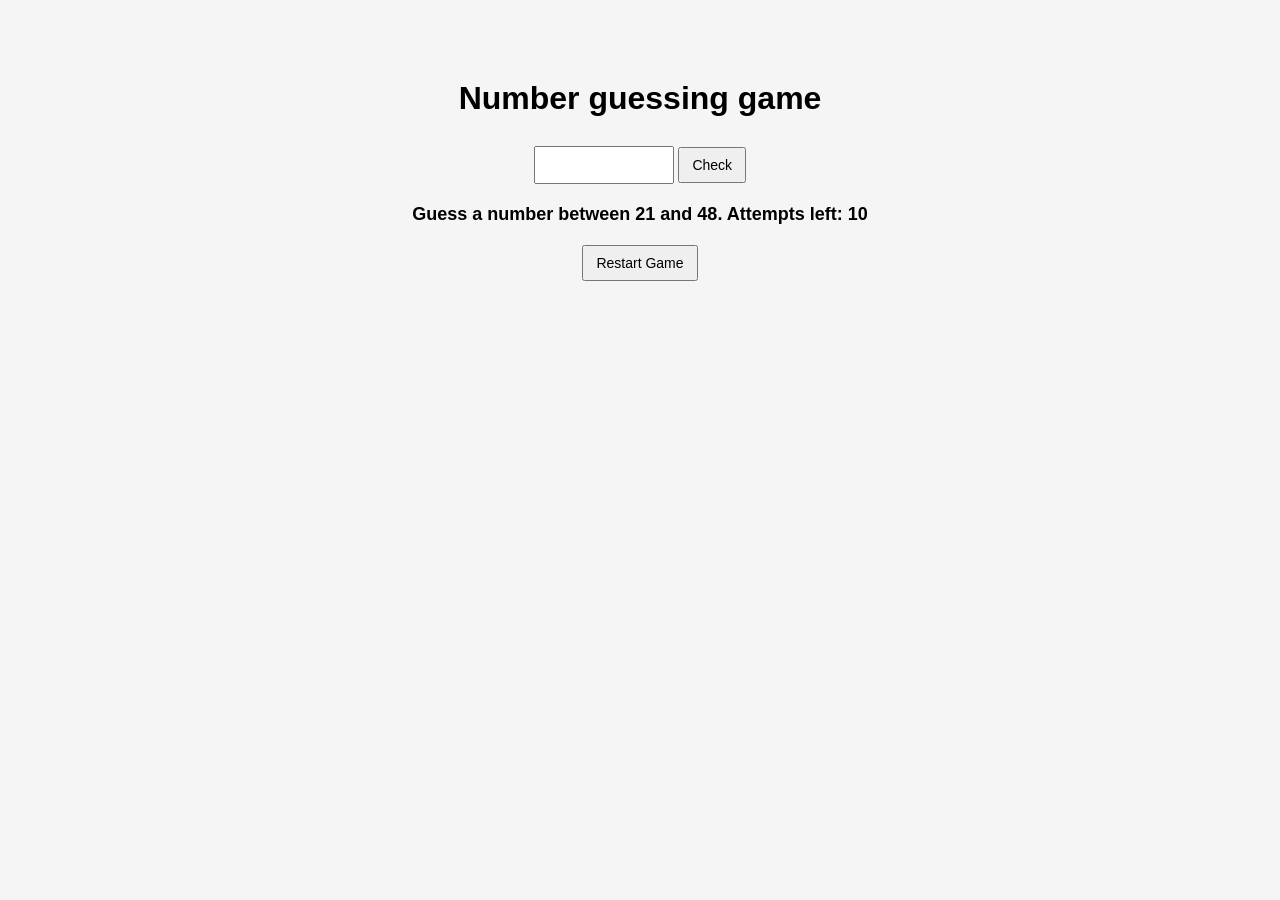
<file: 03-number_guessing/index.html>
<!DOCTYPE html>
<html lang="en">
<head>
	<meta charset="UTF-8">
	<meta name="viewport" content="width=device-width, initial-scale=1.0">
	<title>Number guessing game</title>
	<link rel="stylesheet" href="styles.css">
</head>
<body>
	<h1>Number guessing game</h1>
	<form>
		<input type="text" name="userinput" id="userinput" />
		<input type="submit" value="Check">
	</form>
	<div id="answer"></div>
	<script>
		// TODO: your work here
	</script>
	<!-- Solution -->
    <!-- <script src="solution.js"></script> -->

	<!-- Final Version -->
	<script src="final.js"></script>
	
</body>
</html>
</file>
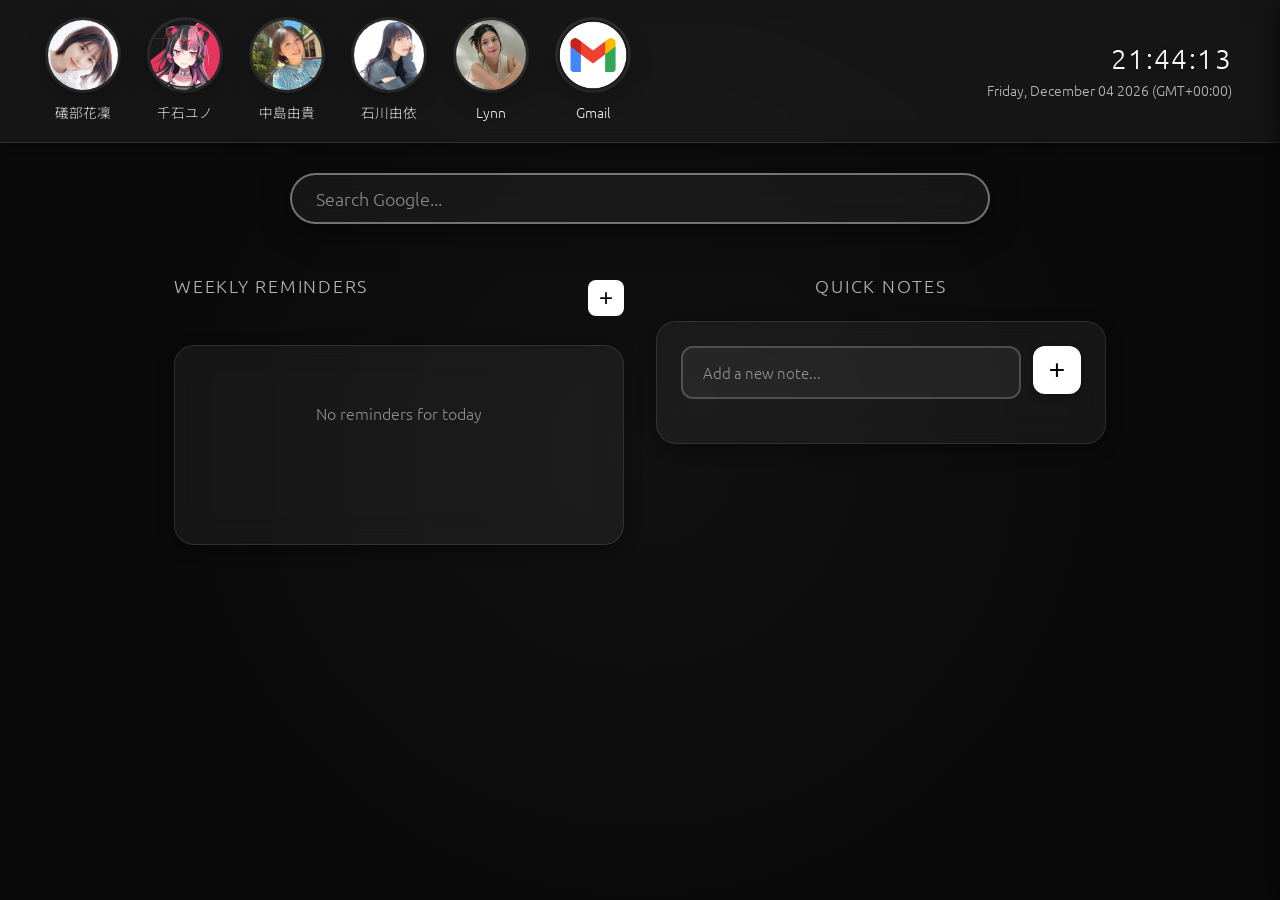
<file: 04-quick-access-tab/newtab_modern.html>
<!DOCTYPE html>
<html lang="en">
<head>
  <meta charset="UTF-8">
  <meta name="viewport" content="width=device-width, initial-scale=1.0">
  <title>New Tab</title>
  <link rel="stylesheet" href="styles.css">
</head>
<body>
  <div class="background-overlay"></div>
  
  <header class="header">
    <div class="quick-links">
      <a href="https://x.com/Carin_Official" class="quick-link" target="_blank" rel="noopener">
        <div class="quick-link-image">
          <img src="img/carin.jpg" alt="礒部花凜">
          <div class="quick-link-overlay"></div>
        </div>
        <p>礒部花凜</p>
      </a>
      <a href="https://x.com/yuno_yumemita" class="quick-link" target="_blank" rel="noopener">
        <div class="quick-link-image">
          <img src="img/yuno.jpg" alt="千石ユノ">
          <div class="quick-link-overlay"></div>
        </div>
        <p>千石ユノ</p>
      </a>
      <a href="https://x.com/yuki_nakashim" class="quick-link" target="_blank" rel="noopener">
        <div class="quick-link-image">
          <img src="img/yuki.jpg" alt="中島由貴">
          <div class="quick-link-overlay"></div>
        </div>
        <p>中島由貴</p>
      </a>
      <a href="https://x.com/YUI_STAFF" class="quick-link" target="_blank" rel="noopener">
        <div class="quick-link-image">
          <img src="img/yui.jpg" alt="石川由依">
          <div class="quick-link-overlay"></div>
        </div>
        <p>石川由依</p>
      </a>
      <a href="https://x.com/Lynn_0601_" class="quick-link" target="_blank" rel="noopener">
        <div class="quick-link-image">
          <img src="img/lynn.jpg" alt="Lynn">
          <div class="quick-link-overlay"></div>
        </div>
        <p>Lynn</p>
      </a>
      <a href="https://mail.google.com/mail" class="quick-link" target="_blank" rel="noopener">
        <div class="quick-link-image">
          <img src="img/gmail.jpg" alt="Gmail">
          <div class="quick-link-overlay"></div>
        </div>
        <p>Gmail</p>
      </a>
    </div>
    <div class="info-panel">
      <div class="time-display">
        <span id="time" class="time"></span>
        <span id="date" class="date"></span>
      </div>
    </div>
  </header>

  <main class="main-content">
    <section class="search-main-section">
      <form class="search-form" action="https://www.google.com/search" method="get" autocomplete="off">
        <div class="search-wrapper">
          <input type="text" name="q" placeholder="Search Google..." id="main-search-input">
        </div>
      </form>
    </section>

    <div class="notes-reminders-container">
      <section class="reminders-section">
        <div class="section-header">
          <h2 class="section-title">Weekly Reminders</h2>
          <button id="add-reminder-btn" class="btn-add-reminder">+</button>
        </div>
        <ul id="reminders-list" class="reminders-list"></ul>
      </section>

      <section class="notes-section">
        <h2 class="section-title">Quick Notes</h2>
        <div class="notes-container">
          <div class="note-input-group">
            <input id="note-input" type="text" placeholder="Add a new note..." maxlength="100">
            <button id="add-note" class="btn-add">
              <span>+</span>
            </button>
          </div>
          <ul id="notes-list" class="notes-list"></ul>
        </div>
      </section>
    </div>
  </main>

  <div id="reminder-panel" class="reminder-panel">
    <div class="panel-content">
      <h3>Add New Reminder</h3>
      <div class="panel-body">
        <input type="text" id="reminder-text" placeholder="Reminder text..." maxlength="100">
        <select id="reminder-day">
          <option value="0">Sunday</option>
          <option value="1">Monday</option>
          <option value="2">Tuesday</option>
          <option value="3">Wednesday</option>
          <option value="4">Thursday</option>
          <option value="5">Friday</option>
          <option value="6">Saturday</option>
        </select>
        <button id="add-to-list" class="btn-add-to-list">Add to List</button>
        <div id="pending-reminders" class="pending-reminders"></div>
      </div>
    </div>
  </div>

  <script src="script.js"></script>
</body>
</html>
</file>
<file: 03-number_guessing/styles.css>
body {
    font-family: Arial, sans-serif;
    text-align: center;
	margin-top: 80px;
	background-color: #f5f5f5;
}

h1 {
	margin-bottom: 20px;
}

input[type="text"] {
	padding: 8px;
	font-size: 16px;
	width: 120px;
	text-align: center;
}

input[type="submit"], button {
	padding: 8px 12px;
	font-size: 14px;
	margin-top: 10px;
	cursor: pointer;
}

#answer {
	margin-top: 20px;
	font-size: 18px;
	font-weight: bold;
}

button {
	display: block;
	margin: 20px auto;
}

button:hover, input[type="submit"]:hover {
	opacity: 0.8;
}
</file>
<file: 04-quick-access-tab/styles.css>
@import url('https://fonts.googleapis.com/css2?family=Ubuntu:wght@300;400;500&family=Noto+Sans+JP:wght@300;400;500&display=swap');

/* globals */
* {
  margin: 0;
  padding: 0;
  box-sizing: border-box;
}

:root {
  --primary-bg: #0a0a0a;
  --secondary-bg: #1a1a1a;
  --glass-bg: rgba(255, 255, 255, 0.05);
  --glass-border: rgba(255, 255, 255, 0.1);
  --text-primary: #ffffff;
  --text-secondary: rgba(255, 255, 255, 0.7);
  --accent-color: #ffffff;
  --shadow-sm: 0 2px 8px rgba(0, 0, 0, 0.3);
  --shadow-md: 0 4px 16px rgba(0, 0, 0, 0.4);
  --shadow-lg: 0 8px 32px rgba(0, 0, 0, 0.5);
  --transition: all 0.3s cubic-bezier(0.4, 0, 0.2, 1);
}

body {
  font-family: 'Ubuntu', 'Noto Sans JP', -apple-system, BlinkMacSystemFont, sans-serif;
  font-weight: 300;
  min-height: 100vh;
  background: #0a0a0a;
  position: relative;
  overflow-x: hidden;
  color: var(--text-primary);
  display: flex;
  flex-direction: column;
}

/* Animated background */
.background-overlay {
  position: fixed;
  top: 0;
  left: 0;
  width: 100%;
  height: 100%;
  background: radial-gradient(circle at 50% 50%, rgba(255, 255, 255, 0.03) 0%, transparent 70%);
  pointer-events: none;
  z-index: -1;
}

/* header */
.header {
  display: flex;
  justify-content: space-between;
  align-items: center;
  padding: 1.25rem 3rem;
  backdrop-filter: blur(12px);
  background: var(--glass-bg);
  border-bottom: 1px solid var(--glass-border);
  box-shadow: var(--shadow-sm);
  animation: slideDown 0.6s ease-out;
}

@keyframes slideDown {
  from {
    opacity: 0;
    transform: translateY(-20px);
  }
  to {
    opacity: 1;
    transform: translateY(0);
  }
}

.info-panel {
  display: flex;
  flex-direction: column;
  align-items: flex-end;
  gap: 0.5rem;
}

.time-display {
  display: flex;
  flex-direction: column;
  align-items: flex-end;
  gap: 0.25rem;
}

.time {
  font-size: 1.75rem;
  font-weight: 300;
  letter-spacing: 0.05em;
  text-shadow: 0 2px 8px rgba(0, 0, 0, 0.2);
}

.date {
  font-size: 0.9rem;
  color: var(--text-secondary);
  font-weight: 300;
}

/* main content */
.main-content {
  flex: 1;
  display: flex;
  flex-direction: column;
  justify-content: flex-start;
  align-items: center;
  gap: 2rem;
  padding: 2rem;
  animation: fadeIn 0.8s ease-out 0.2s both;
}


@keyframes fadeIn {
  from {
    opacity: 0;
    transform: translateY(20px);
  }
  to {
    opacity: 1;
    transform: translateY(0);
  }
}

.section-title {
  font-size: 1.1rem;
  font-weight: 300;
  text-align: center;
  margin-bottom: 1.5rem;
  color: var(--text-secondary);
  letter-spacing: 0.1em;
  text-transform: uppercase;
}

/* quick links */
.quick-links {
  display: flex;
  gap: 2rem;
  flex-wrap: nowrap;
}

.quick-link {
  text-decoration: none;
  color: var(--text-primary);
  transition: var(--transition);
  display: flex;
  flex-direction: column;
  align-items: center;
  gap: 0.75rem;
}

.quick-link-image {
  position: relative;
  width: 70px;
  height: 70px;
  border-radius: 50%;
  overflow: hidden;
  transition: var(--transition);
  box-shadow: 0 8px 24px rgba(0, 0, 0, 0.3),
              0 0 0 3px rgba(255, 255, 255, 0.1);
}

.quick-link-image img {
  width: 100%;
  height: 100%;
  object-fit: cover;
  transition: var(--transition);
}

.quick-link-overlay {
  position: absolute;
  top: 0;
  left: 0;
  width: 100%;
  height: 100%;
  background: rgba(255, 255, 255, 0.1);
  opacity: 0;
  transition: var(--transition);
}

.quick-link:hover .quick-link-image {
  transform: translateY(-12px) scale(1.05);
  box-shadow: 0 12px 36px rgba(0, 0, 0, 0.4),
              0 0 0 6px rgba(255, 255, 255, 0.2);
}

.quick-link:hover .quick-link-overlay {
  opacity: 1;
}

.quick-link:hover img {
  transform: scale(1.1);
}

.quick-link p {
  font-size: 0.85rem;
  font-weight: 300;
  opacity: 0.9;
  transition: var(--transition);
}

.quick-link:hover p {
  opacity: 1;
  transform: scale(1.05);
}

/* search section */
.search-main-section {
  width: 100%;
  max-width: 700px;
  order: 1; /* Search appears first */
  margin-bottom: 1rem;
}


.notes-reminders-container {
  display: flex;
  flex-direction: row;
  gap: 2rem;
  justify-content: center;
  align-items: flex-start;
  width: 100%;
  max-width: 1000px;
  flex-wrap: wrap;
  order: 2; /* Notes and reminders appear second */
}


.search-form {
  max-width: 700px;
  margin: 0 auto;
}

.search-wrapper {
  display: flex;
  align-items: center;
  gap: 1rem;
  backdrop-filter: blur(16px);
  background: var(--glass-bg);
  border: 2px solid var(--glass-border);
  border-radius: 50px;
  padding: 0.75rem 1.5rem;
  box-shadow: var(--shadow-md);
  transition: var(--transition);
}

.search-wrapper:focus-within {
  border-color: rgba(255, 255, 255, 0.4);
  box-shadow: 0 8px 32px rgba(0, 0, 0, 0.4);
  transform: translateY(-2px);
}

.search-icon {
  font-size: 1.25rem;
  opacity: 0.7;
}

.search-wrapper input {
  flex: 1;
  border: none;
  background: transparent;
  color: var(--text-primary);
  font-size: 1.1rem;
  font-family: 'Ubuntu', 'Noto Sans JP', sans-serif;
  font-weight: 300;
  outline: none;
}

.search-wrapper input::placeholder {
  color: rgba(255, 255, 255, 0.5);
  font-weight: 300;
}

/* Notes section */
.notes-section {
  width: 100%;
  max-width: 450px;
  flex: 1;
  min-width: 320px;
}

.notes-container {
  backdrop-filter: blur(16px);
  background: var(--glass-bg);
  border: 1px solid var(--glass-border);
  border-radius: 20px;
  padding: 1.5rem;
  box-shadow: var(--shadow-md);
}

.note-input-group {
  display: flex;
  gap: 0.75rem;
  margin-bottom: 1.25rem;
}

#note-input {
  flex: 1;
  padding: 0.875rem 1.25rem;
  border: 2px solid rgba(255, 255, 255, 0.2);
  border-radius: 12px;
  background: rgba(255, 255, 255, 0.05);
  color: var(--text-primary);
  font-size: 0.95rem;
  font-family: 'Ubuntu', 'Noto Sans JP', sans-serif;
  font-weight: 300;
  transition: var(--transition);
  outline: none;
}

#note-input::placeholder {
  color: rgba(255, 255, 255, 0.5);
  font-weight: 300;
}

#note-input:focus {
  border-color: rgba(255, 255, 255, 0.4);
  background: rgba(255, 255, 255, 0.08);
  transform: translateY(-2px);
}

.btn-add {
  width: 48px;
  height: 48px;
  border: none;
  border-radius: 12px;
  background: #ffffff;
  color: #000000;
  font-size: 1.75rem;
  font-weight: 300;
  cursor: pointer;
  transition: var(--transition);
  box-shadow: var(--shadow-sm);
  display: flex;
  align-items: center;
  justify-content: center;
}

.btn-add:hover {
  transform: scale(1.05) rotate(90deg);
  box-shadow: var(--shadow-md);
}

.btn-add:active {
  transform: scale(0.95) rotate(90deg);
}

.notes-list {
  list-style: none;
  display: flex;
  flex-direction: column;
  gap: 0.5rem;
  max-height: 280px;
  overflow-y: auto;
  padding-right: 0.5rem;
}

.notes-list::-webkit-scrollbar {
  width: 6px;
}

.notes-list::-webkit-scrollbar-track {
  background: rgba(255, 255, 255, 0.05);
  border-radius: 10px;
}

.notes-list::-webkit-scrollbar-thumb {
  background: rgba(255, 255, 255, 0.2);
  border-radius: 10px;
}

.notes-list::-webkit-scrollbar-thumb:hover {
  background: rgba(255, 255, 255, 0.3);
}

.note-item {
  display: flex;
  align-items: center;
  gap: 0.75rem;
  padding: 0.875rem 1rem;
  background: rgba(255, 255, 255, 0.05);
  border-radius: 10px;
  border: 1px solid rgba(255, 255, 255, 0.1);
  transition: var(--transition);
  animation: noteSlideIn 0.3s ease-out;
}

@keyframes noteSlideIn {
  from {
    opacity: 0;
    transform: translateX(-20px);
  }
  to {
    opacity: 1;
    transform: translateX(0);
  }
}

.note-item:hover {
  background: rgba(255, 255, 255, 0.08);
  border-color: rgba(255, 255, 255, 0.2);
}

.tick, .trash {
  cursor: pointer;
  font-size: 1.25rem;
  transition: var(--transition);
  opacity: 0.7;
  flex-shrink: 0;
}

.tick:hover {
  opacity: 1;
  transform: scale(1.2);
}

.trash:hover {
  opacity: 1;
  transform: scale(1.2);
}

.note-text {
  flex: 1;
  font-size: 0.95rem;
  font-weight: 300;
  color: var(--text-primary);
  word-break: break-word;
}

.strike {
  text-decoration: line-through;
  opacity: 0.5;
  transition: opacity 0.5s ease;
}

/* Reminders Section */
.reminders-section {
  width: 100%;
  max-width: 450px;
  flex: 1;
  min-width: 320px;
}

.section-header {
  display: flex;
  justify-content: space-between;
  align-items: center;
  margin-bottom: 1.5rem;
}

.btn-add-reminder {
  width: 36px;
  height: 36px;
  border: none;
  border-radius: 8px;
  background: #ffffff;
  color: #000000;
  font-size: 1.5rem;
  font-weight: 300;
  cursor: pointer;
  transition: transform 0.4s cubic-bezier(0.4, 0, 0.2, 1);
}

.btn-add-reminder:hover {
  transform: scale(1.1);
}

.btn-add-reminder.active {
  transform: rotate(45deg);
}

.reminders-list {
  list-style: none;
  backdrop-filter: blur(16px);
  background: var(--glass-bg);
  border: 1px solid var(--glass-border);
  border-radius: 20px;
  padding: 1.5rem;
  box-shadow: var(--shadow-md);
  min-height: 200px;
}

.reminder-item {
  display: flex;
  flex-direction: column;
  gap: 0.5rem;
  padding: 0.875rem 1rem;
  background: rgba(255, 255, 255, 0.05);
  border-radius: 10px;
  border: 1px solid rgba(255, 255, 255, 0.1);
  margin-bottom: 0.5rem;
  transition: var(--transition);
}

.reminder-item:hover {
  background: rgba(255, 255, 255, 0.08);
}

.reminder-item.today {
  border: 2px solid rgba(255, 255, 255, 0.5);
  background: rgba(255, 255, 255, 0.15);
}

.reminder-header {
  display: flex;
  justify-content: space-between;
  align-items: center;
}

.reminder-text {
  flex: 1;
  font-size: 0.95rem;
  font-weight: 300;
  color: var(--text-primary);
}

.reminder-actions {
  display: flex;
  gap: 0.5rem;
}

.reminder-delete {
  cursor: pointer;
  font-size: 1.1rem;
  opacity: 0.7;
  transition: var(--transition);
}

.reminder-delete:hover {
  opacity: 1;
  transform: scale(1.2);
}

.reminder-day {
  font-size: 0.8rem;
  color: var(--text-secondary);
  font-weight: 300;
}

#reminder-text, #reminder-day {
  padding: 0.875rem 1.25rem;
  border: 2px solid rgba(255, 255, 255, 0.2);
  border-radius: 12px;
  background: rgba(255, 255, 255, 0.05);
  color: var(--text-primary);
  font-size: 0.95rem;
  font-family: 'Ubuntu', 'Noto Sans JP', sans-serif;
  font-weight: 300;
  outline: none;
  transition: var(--transition);
}

/* ADD THIS NEW RULE */
#reminder-day {
  cursor: pointer;
}

#reminder-day option {
  background: #2a2a2a;
  color: #ffffff;
  padding: 0.5rem;
  font-weight: 400;
}

#reminder-day option:hover,
#reminder-day option:checked {
  background: #3a3a3a;
  color: #ffffff;
}


/* Slide-in panel */
.reminder-panel {
  position: fixed !important;
  right: -400px;
  top: 0;
  width: 400px;
  max-width: 90vw;
  height: 100vh;
  background: #1a1a1a;
  border-left: 1px solid var(--glass-border);
  box-shadow: -4px 0 24px rgba(0, 0, 0, 0.5);
  z-index: 1000;
  transition: right 0.4s cubic-bezier(0.4, 0, 0.2, 1);
  overflow-y: auto;
}

.reminder-panel.active {
  right: 0 !important;
}

.panel-content {
  padding: 2rem;
}

.panel-content h3 {
  font-size: 1.3rem;
  font-weight: 400;
  color: var(--text-primary);
  margin-bottom: 1.5rem;
}

.panel-body {
  display: flex;
  flex-direction: column;
  gap: 1rem;
}

#reminder-text, #reminder-day {
  padding: 0.875rem 1.25rem;
  border: 2px solid rgba(255, 255, 255, 0.2);
  border-radius: 12px;
  background: rgba(255, 255, 255, 0.05);
  color: var(--text-primary);
  font-size: 0.95rem;
  font-family: 'Ubuntu', 'Noto Sans JP', sans-serif;
  font-weight: 300;
  outline: none;
  transition: var(--transition);
}

#reminder-text:focus, #reminder-day:focus {
  border-color: rgba(255, 255, 255, 0.4);
  background: rgba(255, 255, 255, 0.08);
}

#reminder-day {
  cursor: pointer;
}

.btn-add-to-list {
  padding: 0.75rem;
  border: none;
  border-radius: 12px;
  background: #ffffff;
  color: #000000;
  font-family: 'Ubuntu', sans-serif;
  font-weight: 400;
  font-size: 0.95rem;
  cursor: pointer;
  transition: var(--transition);
}

.btn-add-to-list:hover {
  transform: translateY(-2px);
  box-shadow: var(--shadow-md);
}

.pending-reminders {
  margin-top: 1rem;
  padding-top: 1rem;
  border-top: 1px solid rgba(255, 255, 255, 0.1);
}

.pending-item {
  padding: 0.75rem;
  background: rgba(255, 255, 255, 0.05);
  border-radius: 8px;
  margin-bottom: 0.5rem;
  display: flex;
  justify-content: space-between;
  align-items: center;
}

.pending-item-text {
  font-size: 0.9rem;
  color: var(--text-primary);
  font-weight: 300;
}

.pending-item-remove {
  cursor: pointer;
  opacity: 0.7;
  transition: var(--transition);
}

.pending-item-remove:hover {
  opacity: 1;
  transform: scale(1.2);
}

/* Responsive design */
@media (max-width: 768px) {
  .header {
    flex-direction: column;
    gap: 1rem;
    padding: 1rem 1.5rem;
  }

  .info-panel {
    align-items: center;
  }

  .time {
    font-size: 1.5rem;
  }

  .main-content {
    gap: 2rem;
    padding: 1.5rem;
  }

  .quick-links {
    gap: 1.5rem;
  }

  .quick-link-image {
    width: 60px;
    height: 60px;
  }

  .notes-container {
    padding: 1.25rem;
  }

  .search-wrapper {
    padding: 0.625rem 1.25rem;
  }

  .search-wrapper input {
    font-size: 1rem;
  }
}

@media (max-width: 480px) {
  .header {
    padding: 1rem;
  }

  .quick-links {
    gap: 1rem;
  }

  .quick-link-image {
    width: 50px;
    height: 50px;
  }

  .quick-link p {
    font-size: 0.8rem;
  }

  .notes-container {
    padding: 1rem;
  }

  .section-title {
    font-size: 1rem;
    margin-bottom: 1rem;
  }
}
</file>
